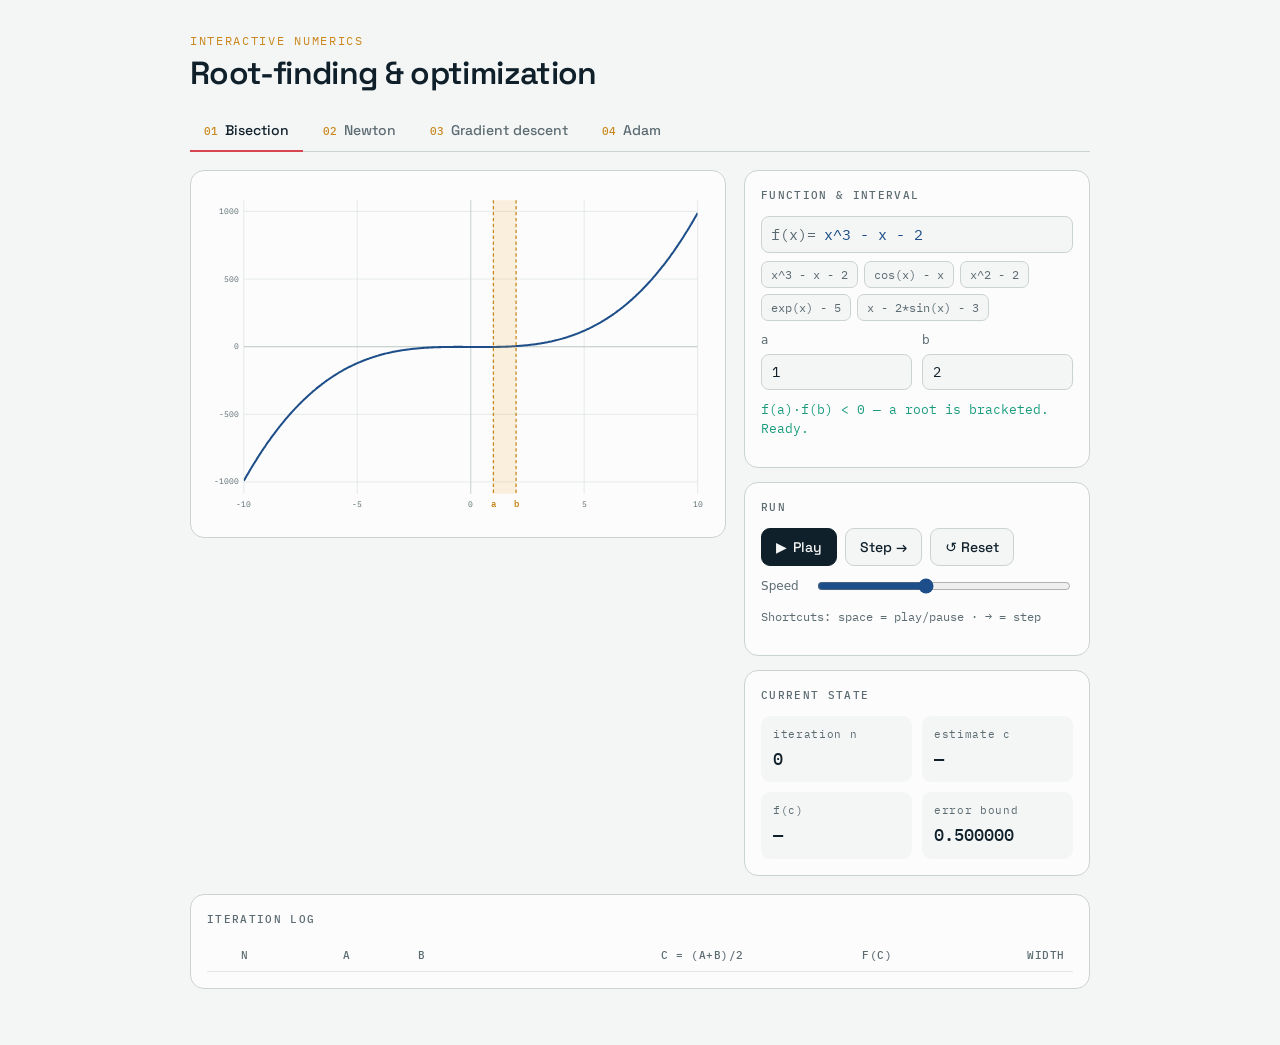
<file: animation.html>
<!DOCTYPE html>
<html lang="en">
<head>
<meta charset="utf-8">
<meta name="viewport" content="width=device-width, initial-scale=1">
<title>Numerical methods · interactive</title>
<link rel="preconnect" href="https://fonts.googleapis.com">
<link rel="preconnect" href="https://fonts.gstatic.com" crossorigin>
<link href="https://fonts.googleapis.com/css2?family=Space+Grotesk:wght@400;500;600&family=IBM+Plex+Mono:wght@400;500&display=swap" rel="stylesheet">
<style>
  :root{
    --paper:#F4F6F5; --ink:#10202B; --muted:#5C6B72;
    --grid:#E1E6E4; --line:#CBD3D1;
    --curve:#1D4E89; --accent:#D64550; --accent-soft:#E88A90;
    --band:#E8A93C; --band-line:#C9871E;
    --keep:#1B9C7E; --card:#FBFCFB;
    --disp:'Space Grotesk',system-ui,sans-serif;
    --body:system-ui,-apple-system,'Segoe UI',sans-serif;
    --mono:'IBM Plex Mono',ui-monospace,monospace;
  }
  *{box-sizing:border-box}
  body{margin:0; background:var(--paper); color:var(--ink); font-family:var(--body); line-height:1.55; -webkit-font-smoothing:antialiased}
  .wrap{max-width:940px; margin:0 auto; padding:32px 20px 56px}
  header{margin-bottom:20px}
  .eyebrow{font-family:var(--mono); font-size:12px; letter-spacing:.14em; text-transform:uppercase; color:var(--band-line); margin:0 0 6px}
  h1{font-family:var(--disp); font-weight:600; font-size:32px; letter-spacing:-.02em; margin:0 0 8px; line-height:1.05}
  h1 span{color:var(--muted); font-weight:400}
  .lede{color:var(--muted); font-size:15px; max-width:66ch; margin:0}

  /* tabs */
  .tabs{display:flex; gap:6px; flex-wrap:wrap; margin:22px 0 18px; border-bottom:0.5px solid var(--line); padding-bottom:0}
  .tab{
    font-family:var(--disp); font-size:14px; font-weight:500; color:var(--muted);
    background:transparent; border:0; border-bottom:2px solid transparent;
    padding:9px 14px 11px; cursor:pointer; transition:color .12s,border-color .12s; margin-bottom:-1px;
  }
  .tab:hover{color:var(--ink)}
  .tab.active{color:var(--ink); border-bottom-color:var(--accent)}
  .tab .n{font-family:var(--mono); font-size:11px; color:var(--band-line); margin-right:7px}

  .view{display:none}
  .view.active{display:block}

  .grid{display:grid; grid-template-columns:1.55fr 1fr; gap:18px; align-items:start}
  @media(max-width:720px){ .grid{grid-template-columns:1fr} }

  .plot-card{background:var(--card); border:0.5px solid var(--line); border-radius:14px; padding:14px; overflow:hidden}
  svg{display:block; width:100%; height:auto}

  .panel{display:flex; flex-direction:column; gap:14px}
  .block{background:var(--card); border:0.5px solid var(--line); border-radius:14px; padding:16px}
  .block h2{font-family:var(--mono); font-size:11px; letter-spacing:.12em; text-transform:uppercase; color:var(--muted); font-weight:500; margin:0 0 12px}
  .fx-note{font-size:12.5px; color:var(--muted); margin:0 0 8px; min-height:1em}
  label.small{font-size:12px; color:var(--muted); display:block; margin-bottom:4px}

  input[type=text],input[type=number]{
    font-family:var(--mono); font-size:14px; color:var(--ink);
    background:var(--paper); border:0.5px solid var(--line);
    border-radius:8px; padding:8px 10px; width:100%;
  }
  input.fx{font-size:15px; color:var(--curve)}
  input[type=text]:focus,input[type=number]:focus{outline:2px solid var(--curve); outline-offset:1px}
  .fx-wrap{position:relative}
  .fx-prefix{position:absolute; left:10px; top:50%; transform:translateY(-50%); font-family:var(--mono); font-size:15px; color:var(--muted); pointer-events:none}
  input.fx{padding-left:62px}

  .chips{display:flex; gap:6px; flex-wrap:wrap; margin-top:8px}
  .chip{font-family:var(--mono); font-size:12px; color:var(--muted); background:var(--paper); border:0.5px solid var(--line); border-radius:7px; padding:5px 9px; cursor:pointer; transition:background .12s,color .12s}
  .chip:hover{background:#EAEEEC; color:var(--ink)}

  .ab{display:flex; gap:10px; margin-top:10px}
  .ab>div{flex:1}
  .row1{margin-top:10px}

  .msg{font-size:12.5px; margin-top:10px; min-height:1.2em; color:var(--muted); font-family:var(--mono)}
  .msg.ok{color:var(--keep)} .msg.bad{color:var(--accent)}

  /* learning-rate block — quiet, matches surrounding type */
  .eta-head{display:flex; align-items:baseline; justify-content:space-between; margin-bottom:8px}
  .eta-head .lab{font-family:var(--mono); font-size:11px; letter-spacing:.12em; text-transform:uppercase; color:var(--muted)}
  .eta-val{font-family:var(--mono); font-size:15px; font-weight:500; color:var(--ink)}
  input[type=range].eta{width:100%; accent-color:var(--accent)}
  .eta-scale{display:flex; justify-content:space-between; font-family:var(--mono); font-size:10.5px; color:var(--muted); margin-top:5px}

  .controls{display:flex; gap:8px; flex-wrap:wrap}
  button.act{font-family:var(--disp); font-size:14px; font-weight:500; color:var(--ink); background:var(--paper); border:0.5px solid var(--line); border-radius:9px; padding:9px 14px; cursor:pointer; display:inline-flex; align-items:center; gap:6px; transition:background .12s,transform .06s}
  button.act:hover{background:#EAEEEC} button.act:active{transform:scale(.97)}
  button.act.primary{background:var(--ink); color:var(--paper); border-color:var(--ink)}
  button.act.primary:hover{background:#233541}
  button.act:disabled{opacity:.4; cursor:not-allowed}

  .speed{display:flex; align-items:center; gap:10px; margin-top:10px}
  .speed label{font-size:12px; color:var(--muted); min-width:44px}
  .speed input{flex:1; accent-color:var(--curve)}

  .stats{display:grid; grid-template-columns:1fr 1fr; gap:10px}
  .stat{background:var(--paper); border-radius:9px; padding:10px 12px}
  .stat .k{font-size:11px; color:var(--muted); font-family:var(--mono); letter-spacing:.06em}
  .stat .v{font-family:var(--mono); font-size:17px; font-weight:500; margin-top:3px}
  .stat .v.keep{color:var(--keep)} .stat .v.bad{color:var(--accent)}

  .log-card{margin-top:18px}
  table{width:100%; border-collapse:collapse; font-family:var(--mono); font-size:12.5px}
  th,td{text-align:right; padding:7px 8px; border-bottom:0.5px solid var(--grid)}
  th{color:var(--muted); font-weight:500; font-size:11px; letter-spacing:.05em; text-transform:uppercase}
  th:first-child,td:first-child{text-align:center; color:var(--muted)}
  td.hl{color:var(--accent)} td.hl2{color:var(--band-line)}
  tbody tr:last-child td{font-weight:500}
  tbody tr.converged td{color:var(--keep)}
  .tbl-scroll{max-height:260px; overflow:auto}

  .hint{font-size:12px; color:var(--muted); margin-top:12px; font-family:var(--mono)}
  .syntax{font-size:11.5px; color:var(--muted); margin-top:9px; font-family:var(--mono); line-height:1.7}
  @media(prefers-reduced-motion:reduce){ *{transition:none!important} }
</style>
</head>
<body>
<div class="wrap">
  <header>
    <p class="eyebrow">interactive numerics</p>
    <h1>Root-finding &amp; optimization</h1>
  </header>

  <div class="tabs" id="tabs">
    <button class="tab active" data-t="bi"><span class="n">01</span>Bisection</button>
    <button class="tab" data-t="nw"><span class="n">02</span>Newton</button>
    <button class="tab" data-t="gd"><span class="n">03</span>Gradient descent</button>
    <button class="tab" data-t="ad"><span class="n">04</span>Adam</button>
  </div>

  <!-- ===================== BISECTION ===================== -->
  <section class="view active" id="view-bi">
    <div class="grid">
      <div class="plot-card">
        <svg viewBox="0 0 600 400" role="img" aria-label="Bisection interval narrowing toward a root">
          <defs><clipPath id="clip-bi"><rect x="46" y="18" width="538" height="348"/></clipPath></defs>
          <g id="bi-static"></g><g id="bi-dyn"></g>
        </svg>
      </div>
      <div class="panel">
        <div class="block">
          <h2>Function &amp; interval</h2>
          <div class="fx-wrap"><span class="fx-prefix">f(x)=</span><input class="fx" id="bi-fx" type="text" value="x^3 - x - 2"></div>
          <div class="chips" id="bi-chips"></div>
          <div class="ab">
            <div><label class="small">a</label><input id="bi-a" type="number" step="0.1" value="1"></div>
            <div><label class="small">b</label><input id="bi-b" type="number" step="0.1" value="2"></div>
          </div>
          <p class="msg" id="bi-msg"></p>
        </div>
        <div class="block">
          <h2>Run</h2>
          <div class="controls">
            <button class="act primary" id="bi-play"><span class="pi">▶</span> <span class="pt">Play</span></button>
            <button class="act" id="bi-step">Step →</button>
            <button class="act" id="bi-reset">↺ Reset</button>
          </div>
          <div class="speed"><label>Speed</label><input type="range" min="180" max="1400" value="700" step="20" id="bi-speed"></div>
          <p class="hint">Shortcuts: space = play/pause · → = step</p>
        </div>
        <div class="block">
          <h2>Current state</h2>
          <div class="stats">
            <div class="stat"><div class="k">iteration n</div><div class="v" id="bi-sN">0</div></div>
            <div class="stat"><div class="k">estimate c</div><div class="v" id="bi-sC">—</div></div>
            <div class="stat"><div class="k">f(c)</div><div class="v" id="bi-sFc">—</div></div>
            <div class="stat"><div class="k">error bound</div><div class="v" id="bi-sErr">—</div></div>
          </div>
        </div>
      </div>
    </div>
    <div class="block log-card">
      <h2>Iteration log</h2>
      <div class="tbl-scroll"><table>
        <thead><tr><th>n</th><th>a</th><th>b</th><th>c = (a+b)/2</th><th>f(c)</th><th>width</th></tr></thead>
        <tbody id="bi-log"></tbody>
      </table></div>
    </div>
  </section>

  <!-- ===================== NEWTON ===================== -->
  <section class="view" id="view-nw">
    <div class="grid">
      <div class="plot-card">
        <svg viewBox="0 0 600 400" role="img" aria-label="Newton tangent steps toward a root">
          <defs><clipPath id="clip-nw"><rect x="46" y="18" width="538" height="348"/></clipPath></defs>
          <g id="nw-static"></g><g id="nw-dyn"></g>
        </svg>
      </div>
      <div class="panel">
        <div class="block">
          <h2>Function &amp; start point</h2>
          <div class="fx-wrap"><span class="fx-prefix">f(x)=</span><input class="fx" id="nw-fx" type="text" value="x^2 - 2"></div>
          <div class="chips" id="nw-chips"></div>
          <div class="row1"><label class="small">start x₀</label><input id="nw-x0" type="number" step="0.1" value="4"></div>
          <p class="msg" id="nw-msg"></p>
        </div>
        <div class="block">
          <h2>Run</h2>
          <div class="controls">
            <button class="act primary" id="nw-play"><span class="pi">▶</span> <span class="pt">Play</span></button>
            <button class="act" id="nw-step">Step →</button>
            <button class="act" id="nw-reset">↺ Reset</button>
          </div>
          <div class="speed"><label>Speed</label><input type="range" min="180" max="1400" value="720" step="20" id="nw-speed"></div>
          <p class="hint">Shortcuts: space = play/pause · → = step</p>
        </div>
        <div class="block">
          <h2>Current state</h2>
          <div class="stats">
            <div class="stat"><div class="k">iteration n</div><div class="v" id="nw-sN">0</div></div>
            <div class="stat"><div class="k">estimate xₙ</div><div class="v" id="nw-sX">—</div></div>
            <div class="stat"><div class="k">f(xₙ)</div><div class="v" id="nw-sFx">—</div></div>
            <div class="stat"><div class="k">step |Δx|</div><div class="v" id="nw-sDx">—</div></div>
          </div>
        </div>
      </div>
    </div>
    <div class="block log-card">
      <h2>Iteration log</h2>
      <div class="tbl-scroll"><table>
        <thead><tr><th>n</th><th>xₙ</th><th>f(xₙ)</th><th>f′(xₙ)</th><th>xₙ₊₁</th><th>|Δx|</th></tr></thead>
        <tbody id="nw-log"></tbody>
      </table></div>
    </div>
  </section>

  <!-- ===================== GRADIENT DESCENT ===================== -->
  <section class="view" id="view-gd">
    <div class="grid">
      <div class="plot-card">
        <svg viewBox="0 0 600 400" role="img" aria-label="Gradient descent steps rolling down a curve">
          <defs>
            <clipPath id="clip-gd"><rect x="46" y="18" width="538" height="348"/></clipPath>
            <marker id="ah-gd" viewBox="0 0 10 10" refX="8" refY="5" markerWidth="7" markerHeight="7" orient="auto-start-reverse">
              <path d="M1 1L8 5L1 9" fill="none" stroke="var(--accent)" stroke-width="1.6" stroke-linecap="round" stroke-linejoin="round"/>
            </marker>
          </defs>
          <g id="gd-static"></g><g id="gd-dyn"></g>
        </svg>
      </div>
      <div class="panel">
        <div class="block">
          <div class="eta-head"><span class="lab">learning rate</span><span class="eta-val" id="gd-etaVal">η = 0.10</span></div>
          <input type="range" class="eta" min="0.01" max="1.20" value="0.10" step="0.01" id="gd-eta">
          <div class="eta-scale"><span>0.01</span><span>tiny · steady · overshoot · diverge</span><span>1.20</span></div>
        </div>
        <div class="block">
          <h2>Function &amp; start</h2>
          <div class="fx-wrap"><span class="fx-prefix">f(x)=</span><input class="fx" id="gd-fx" type="text" value="x^2"></div>
          <div class="chips" id="gd-chips"></div>
          <div class="row1"><label class="small">start x₀</label><input id="gd-x0" type="number" step="0.1" value="8"></div>
          <p class="msg" id="gd-msg"></p>
        </div>
        <div class="block">
          <h2>Run</h2>
          <div class="controls">
            <button class="act primary" id="gd-play"><span class="pi">▶</span> <span class="pt">Play</span></button>
            <button class="act" id="gd-step">Step →</button>
            <button class="act" id="gd-reset">↺ Reset</button>
          </div>
          <div class="speed"><label>Speed</label><input type="range" min="180" max="1400" value="720" step="20" id="gd-speed"></div>
          <p class="hint">Shortcuts: space = play/pause · → = step</p>
        </div>
        <div class="block">
          <h2>Current state</h2>
          <div class="stats">
            <div class="stat"><div class="k">iteration n</div><div class="v" id="gd-sN">0</div></div>
            <div class="stat"><div class="k">position xₙ</div><div class="v" id="gd-sX">—</div></div>
            <div class="stat"><div class="k">f(xₙ)</div><div class="v" id="gd-sFx">—</div></div>
            <div class="stat"><div class="k">slope f′(xₙ)</div><div class="v" id="gd-sG">—</div></div>
          </div>
        </div>
      </div>
    </div>
    <div class="block log-card">
      <h2>Iteration log</h2>
      <div class="tbl-scroll"><table>
        <thead><tr><th>n</th><th>xₙ</th><th>f(xₙ)</th><th>f′(xₙ)</th><th>−η·f′</th><th>xₙ₊₁</th></tr></thead>
        <tbody id="gd-log"></tbody>
      </table></div>
    </div>
  </section>

  <!-- ===================== ADAM ===================== -->
  <section class="view" id="view-ad">
    <div class="grid">
      <div class="plot-card">
        <svg viewBox="0 0 600 400" role="img" aria-label="Adam optimizer steps down a curve">
          <defs>
            <clipPath id="clip-ad"><rect x="46" y="18" width="538" height="348"/></clipPath>
            <marker id="ah-ad" viewBox="0 0 10 10" refX="8" refY="5" markerWidth="7" markerHeight="7" orient="auto-start-reverse">
              <path d="M1 1L8 5L1 9" fill="none" stroke="var(--accent)" stroke-width="1.6" stroke-linecap="round" stroke-linejoin="round"/>
            </marker>
          </defs>
          <g id="ad-static"></g><g id="ad-dyn"></g>
        </svg>
      </div>
      <div class="panel">
        <div class="block">
          <div class="eta-head"><span class="lab">learning rate</span><span class="eta-val" id="ad-etaVal">η = 0.60</span></div>
          <input type="range" class="eta" min="0.02" max="2.00" value="0.60" step="0.02" id="ad-eta">
          <div class="eta-scale"><span>0.02</span><span>adaptive step, momentum-smoothed</span><span>2.00</span></div>
        </div>
        <div class="block">
          <h2>Function &amp; start</h2>
          <div class="fx-wrap"><span class="fx-prefix">f(x)=</span><input class="fx" id="ad-fx" type="text" value="x^2 + 3*sin(2*x)"></div>
          <div class="chips" id="ad-chips"></div>
          <div class="row1"><label class="small">start x₀</label><input id="ad-x0" type="number" step="0.1" value="8"></div>
          <div class="ab">
            <div><label class="small">β₁ (momentum)</label><input id="ad-b1" type="number" step="0.01" min="0" max="0.999" value="0.9"></div>
            <div><label class="small">β₂ (rmsprop)</label><input id="ad-b2" type="number" step="0.001" min="0" max="0.99999" value="0.999"></div>
          </div>
          <p class="msg" id="ad-msg"></p>
        </div>
        <div class="block">
          <h2>Run</h2>
          <div class="controls">
            <button class="act primary" id="ad-play"><span class="pi">▶</span> <span class="pt">Play</span></button>
            <button class="act" id="ad-step">Step →</button>
            <button class="act" id="ad-reset">↺ Reset</button>
          </div>
          <div class="speed"><label>Speed</label><input type="range" min="180" max="1400" value="760" step="20" id="ad-speed"></div>
          <p class="hint">Shortcuts: space = play/pause · → = step</p>
        </div>
        <div class="block">
          <h2>Current state</h2>
          <div class="stats">
            <div class="stat"><div class="k">iteration t</div><div class="v" id="ad-sN">0</div></div>
            <div class="stat"><div class="k">position xₜ</div><div class="v" id="ad-sX">—</div></div>
            <div class="stat"><div class="k">m̂ (1st moment)</div><div class="v" id="ad-sM">—</div></div>
            <div class="stat"><div class="k">v̂ (2nd moment)</div><div class="v" id="ad-sV">—</div></div>
          </div>
        </div>
      </div>
    </div>
    <div class="block log-card">
      <h2>Iteration log</h2>
      <div class="tbl-scroll"><table>
        <thead><tr><th>t</th><th>xₜ</th><th>g = f′</th><th>m̂</th><th>√v̂</th><th>Δx</th><th>xₜ₊₁</th></tr></thead>
        <tbody id="ad-log"></tbody>
      </table></div>
    </div>
  </section>
</div>

<script>
(function(){
  "use strict";
  var $ = function(id){ return document.getElementById(id); };
  var RUNNERS = {};

  /* ---------- safe expression parser (recursive descent, no eval) ---------- */
  var FN1 = {
    sin:Math.sin, cos:Math.cos, tan:Math.tan,
    asin:Math.asin, acos:Math.acos, atan:Math.atan,
    sinh:Math.sinh, cosh:Math.cosh, tanh:Math.tanh,
    exp:Math.exp, sqrt:Math.sqrt, abs:Math.abs,
    log:Math.log, ln:Math.log, log10:function(x){return Math.log(x)/Math.LN10;},
    log2:function(x){return Math.log(x)/Math.LN2;},
    sign:Math.sign, floor:Math.floor, ceil:Math.ceil, round:Math.round
  };
  var CONST = { pi:Math.PI, e:Math.E, tau:2*Math.PI };

  function tokenize(src){
    var s = src.toLowerCase().replace(/\s+/g,'');
    var toks = [], i = 0, re = /^(\d+\.?\d*|\.\d+)/;
    while(i < s.length){
      var c = s[i];
      if(re.test(s.slice(i))){ var m = s.slice(i).match(re)[0]; toks.push({t:'num',v:parseFloat(m)}); i += m.length; }
      else if(/[a-z_]/.test(c)){ var j=i+1; while(j<s.length && /[a-z0-9_]/.test(s[j])) j++; toks.push({t:'id',v:s.slice(i,j)}); i=j; }
      else if('+-*/^(),'.indexOf(c) >= 0){ toks.push({t:'op',v:c}); i++; }
      else throw new Error('bad char "'+c+'"');
    }
    return toks;
  }

  // Grammar:  expr  = term (('+'|'-') term)*
  //           term  = unary (('*'|'/') unary)*
  //           unary = ('-'|'+') unary | power
  //           power = atom ('^' unary)?          // right-assoc; exponent binds tighter than unary minus
  //           atom  = num | const | func '(' expr ')' | '(' expr ')' | 'x'
  function parse(src){
    var toks = tokenize(src), pos = 0;
    function peek(){ return toks[pos]; }
    function eat(v){ var t=toks[pos]; if(!t || (v && t.v!==v)) throw new Error('expected '+(v||'token')); pos++; return t; }

    function expr(){
      var node = term();
      while(peek() && peek().t==='op' && (peek().v==='+'||peek().v==='-')){
        var op = eat().v, r = term(); node = mk(op, node, r);
      }
      return node;
    }
    function term(){
      var node = unary();
      while(peek() && peek().t==='op' && (peek().v==='*'||peek().v==='/')){
        var op = eat().v, r = unary(); node = mk(op, node, r);
      }
      return node;
    }
    function unary(){
      if(peek() && peek().t==='op' && (peek().v==='-'||peek().v==='+')){
        var op = eat().v, u = unary();
        return op==='-' ? (function(f){return function(x){return -f(x);};})(u) : u;
      }
      return power();
    }
    function power(){
      var base = atom();
      if(peek() && peek().t==='op' && peek().v==='^'){ eat('^'); var e = unary(); return mk('^', base, e); }
      return base;
    }
    function atom(){
      var t = peek();
      if(!t) throw new Error('unexpected end');
      if(t.t==='num'){ eat(); var v=t.v; return function(){return v;}; }
      if(t.t==='op' && t.v==='('){ eat('('); var e=expr(); eat(')'); return e; }
      if(t.t==='id'){
        eat();
        var name = t.v;
        if(peek() && peek().t==='op' && peek().v==='('){
          eat('('); var arg = expr(); eat(')');
          var fn = FN1[name];
          if(!fn) throw new Error('unknown function '+name);
          return function(x){ return fn(arg(x)); };
        }
        if(name==='x') return function(x){ return x; };
        if(name in CONST){ var cv=CONST[name]; return function(){return cv;}; }
        throw new Error('unknown symbol '+name);
      }
      throw new Error('unexpected '+t.v);
    }
    function mk(op, a, b){
      switch(op){
        case '+': return function(x){return a(x)+b(x);};
        case '-': return function(x){return a(x)-b(x);};
        case '*': return function(x){return a(x)*b(x);};
        case '/': return function(x){return a(x)/b(x);};
        case '^': return function(x){return Math.pow(a(x),b(x));};
      }
    }
    var root = expr();
    if(pos !== toks.length) throw new Error('trailing input');
    return root;
  }

  function compile(src){
    try{
      var f = parse(src);
      // smoke-test at a few points
      var ok = false;
      for(var k=-3;k<=3;k++){ if(isFinite(f(k+0.13))){ ok=true; break; } }
      if(!ok) return null;
      return f;
    }catch(e){ return null; }
  }
  // central-difference derivative (works for any user function)
  function deriv(f, x){
    var h = 1e-5 * (1 + Math.abs(x));
    return (f(x+h) - f(x-h)) / (2*h);
  }

  /* ---------- shared plotting geometry (x fixed to [-10,10]) ---------- */
  var W=600, H=400, M={l:46,r:16,t:18,b:34};
  var PL=M.l, PR=W-M.r, PT=M.t, PB=H-M.b, PW=PR-PL, PH=PB-PT;
  var XMIN=-10, XMAX=10;
  var reduced = window.matchMedia('(prefers-reduced-motion:reduce)').matches;

  function fmt(v,d){
    if(!isFinite(v)) return "—";
    var a=Math.abs(v);
    if(a!==0 && (a>=1e5 || a<1e-4)) return v.toExponential(3);
    return v.toFixed(d===undefined?5:d);
  }
  function niceStep(r){ var raw=r/6, mag=Math.pow(10,Math.floor(Math.log10(raw))), n=raw/mag; return (n<1.5?1:n<3?2:n<7?5:10)*mag; }
  function quantile(sorted, q){
    if(!sorted.length) return 0;
    var p=(sorted.length-1)*q, lo=Math.floor(p), hi=Math.ceil(p);
    if(lo===hi) return sorted[lo];
    return sorted[lo]+(sorted[hi]-sorted[lo])*(p-lo);
  }
  // robust y-range on [-10,10]; always include the given anchor points and 0
  function yRange(f, anchors){
    var ys=[];
    for(var i=0;i<=400;i++){ var x=XMIN+(XMAX-XMIN)*i/400, y=f(x); if(isFinite(y)) ys.push(y); }
    ys.sort(function(a,b){return a-b;});
    var lo=quantile(ys,0.02), hi=quantile(ys,0.98);
    (anchors||[]).forEach(function(a){ if(isFinite(a)){ if(a<lo)lo=a; if(a>hi)hi=a; } });
    if(lo>0) lo=0; if(hi<0) hi=0;
    if(hi-lo < 1e-6){ lo-=1; hi+=1; }
    var m=0.12*(hi-lo); return {ymin:lo-m, ymax:hi+m};
  }

  /* ---------- a plotter bound to one method's <g> elements & view ---------- */
  function makePlot(prefix, clipId){
    var gStatic=$(prefix+'-static'), gDyn=$(prefix+'-dyn');
    var view={ymin:-1,ymax:1};
    function SX(x){ return PL+(x-XMIN)/(XMAX-XMIN)*PW; }
    function SY(y){ return PB-(y-view.ymin)/(view.ymax-view.ymin)*PH; }
    function cx(p){ return Math.max(PL,Math.min(PR,p)); }
    function cy(p){ return Math.max(PT,Math.min(PB,p)); }
    function setView(r){ view.ymin=r.ymin; view.ymax=r.ymax; }
    function drawStatic(f){
      var s='', xs=niceStep(XMAX-XMIN), ys=niceStep(view.ymax-view.ymin);
      for(var gx=Math.ceil(XMIN/xs)*xs; gx<=XMAX+1e-9; gx+=xs){
        var X=SX(gx);
        s+='<line x1="'+X.toFixed(1)+'" y1="'+PT+'" x2="'+X.toFixed(1)+'" y2="'+PB+'" stroke="var(--grid)" stroke-width="1"/>';
        s+='<text x="'+X.toFixed(1)+'" y="'+(PB+16)+'" fill="var(--muted)" font-size="10" font-family="var(--mono)" text-anchor="middle">'+(+gx.toFixed(2))+'</text>';
      }
      for(var gy=Math.ceil(view.ymin/ys)*ys; gy<=view.ymax+1e-9; gy+=ys){
        var Y=SY(gy);
        s+='<line x1="'+PL+'" y1="'+Y.toFixed(1)+'" x2="'+PR+'" y2="'+Y.toFixed(1)+'" stroke="var(--grid)" stroke-width="1"/>';
        s+='<text x="'+(PL-6)+'" y="'+(Y+3).toFixed(1)+'" fill="var(--muted)" font-size="10" font-family="var(--mono)" text-anchor="end">'+(+gy.toFixed(2))+'</text>';
      }
      // axes
      var Y0=SY(0); s+='<line x1="'+PL+'" y1="'+Y0.toFixed(1)+'" x2="'+PR+'" y2="'+Y0.toFixed(1)+'" stroke="var(--line)" stroke-width="1.5"/>';
      var X0=SX(0); if(X0>=PL&&X0<=PR) s+='<line x1="'+X0.toFixed(1)+'" y1="'+PT+'" x2="'+X0.toFixed(1)+'" y2="'+PB+'" stroke="var(--line)" stroke-width="1"/>';
      // curve (segmented to avoid connecting across breaks)
      var pts=[], seg='';
      for(var i=0;i<=480;i++){
        var x=XMIN+(XMAX-XMIN)*i/480, y=f(x);
        if(isFinite(y) && y>view.ymin-8*(view.ymax-view.ymin) && y<view.ymax+8*(view.ymax-view.ymin)){
          seg += SX(x).toFixed(1)+','+Math.max(PT-80,Math.min(PB+80,SY(y))).toFixed(1)+' ';
        }else{ if(seg.trim()){ pts.push(seg.trim()); seg=''; } }
      }
      if(seg.trim()) pts.push(seg.trim());
      pts.forEach(function(p){ s+='<polyline points="'+p+'" fill="none" stroke="var(--curve)" stroke-width="2.4" stroke-linejoin="round" clip-path="url(#'+clipId+')"/>'; });
      gStatic.innerHTML=s;
    }
    return { SX:SX, SY:SY, cx:cx, cy:cy, setView:setView, drawStatic:drawStatic,
             dyn:function(html){ gDyn.innerHTML=html; }, view:view };
  }

  /* ---------- generic play/step runner ---------- */
  function makeRunner(o){
    // o: { prefix, doStep(cb), atEnd() -> bool, speedInput }
    var playing=false, timer=null;
    var play=$(o.prefix+'-play'), pi=play.querySelector('.pi'), pt=play.querySelector('.pt');
    function speed(){ return 1580 - parseInt($(o.prefix+'-speed').value,10); }
    function stop(){ playing=false; if(timer){clearTimeout(timer);timer=null;} pi.textContent='▶'; pt.textContent='Play'; }
    function loop(){
      if(!playing || o.atEnd()){ stop(); return; }
      o.doStep(function(){ if(playing && !o.atEnd()) timer=setTimeout(loop, Math.max(60, speed()*0.16)); else stop(); });
    }
    function toggle(){ if(o.atEnd()) return; if(playing) stop(); else{ playing=true; pi.textContent='❚❚'; pt.textContent='Pause'; loop(); } }
    return { speed:speed, stop:stop, toggle:toggle, isPlaying:function(){return playing;} };
  }
  function tween(dur, onUpdate, onDone, tokenRef){
    if(reduced){ onUpdate(1); if(onDone)onDone(); return; }
    var start=null, myTok=tokenRef.v;
    function frame(ts){
      if(myTok!==tokenRef.v) return;
      if(!start) start=ts;
      var p=Math.min(1,(ts-start)/dur); onUpdate(p);
      if(p<1) requestAnimationFrame(frame); else if(onDone) onDone();
    }
    requestAnimationFrame(frame);
  }

  function preset(prefix, list, onPick){
    var box=$(prefix+'-chips');
    list.forEach(function(expr){
      var b=document.createElement('button'); b.className='chip'; b.textContent=expr;
      b.addEventListener('click', function(){ $(prefix+'-fx').value=expr; onPick(); });
      box.appendChild(b);
    });
  }

  /* ============================================================
     BISECTION
     ============================================================ */
  (function(){
    var P='bi', plot=makePlot(P,'clip-'+P);
    var TOL=1e-7, MAXIT=45;
    var st={}, tok={v:0};

    function drawInterval(a,b,mid){
      var s='', xa=plot.SX(a), xb=plot.SX(b);
      s+='<rect x="'+xa.toFixed(1)+'" y="'+PT+'" width="'+(xb-xa).toFixed(1)+'" height="'+PH+'" fill="var(--band)" fill-opacity="0.16"/>';
      s+='<line x1="'+xa.toFixed(1)+'" y1="'+PT+'" x2="'+xa.toFixed(1)+'" y2="'+PB+'" stroke="var(--band-line)" stroke-width="1.5" stroke-dasharray="4 3"/>';
      s+='<line x1="'+xb.toFixed(1)+'" y1="'+PT+'" x2="'+xb.toFixed(1)+'" y2="'+PB+'" stroke="var(--band-line)" stroke-width="1.5" stroke-dasharray="4 3"/>';
      s+=tag(xa,'a')+tag(xb,'b');
      if(mid){
        var xc=plot.SX(mid.c), yc=plot.cy(plot.SY(st.f(mid.c))), op=mid.opacity===undefined?1:mid.opacity;
        s+='<line x1="'+xc.toFixed(1)+'" y1="'+PT+'" x2="'+xc.toFixed(1)+'" y2="'+PB+'" stroke="var(--accent)" stroke-width="1.5" opacity="'+op.toFixed(2)+'"/>';
        s+='<circle cx="'+xc.toFixed(1)+'" cy="'+yc.toFixed(1)+'" r="5" fill="var(--accent)" opacity="'+op.toFixed(2)+'"/>';
        s+='<circle cx="'+xc.toFixed(1)+'" cy="'+plot.SY(0).toFixed(1)+'" r="3" fill="var(--accent)" opacity="'+op.toFixed(2)+'"/>';
      }
      plot.dyn(s);
    }
    function tag(x,t){ return '<text x="'+x.toFixed(1)+'" y="'+(PB+16)+'" fill="var(--band-line)" font-size="11" font-weight="600" font-family="var(--mono)" text-anchor="middle">'+t+'</text>'; }

    function stats(){
      var c=(st.a+st.b)/2;
      $(P+'-sN').textContent=st.n;
      $(P+'-sC').textContent=st.n>0?fmt(c,6):'—';
      $(P+'-sFc').textContent=st.n>0?fmt(st.f(c),6):'—';
      $(P+'-sErr').textContent=fmt((st.b-st.a)/2,6);
      var cv=$(P+'-sC'), fv=$(P+'-sFc');
      cv.className='v'+(st.done?' keep':''); fv.className='v'+(st.done?' keep':'');
    }
    function logRow(n,a,b,c,fc,w,done){
      var tr=document.createElement('tr'); if(done)tr.className='converged';
      tr.innerHTML='<td>'+n+'</td><td>'+fmt(a,6)+'</td><td>'+fmt(b,6)+'</td><td>'+fmt(c,6)+'</td><td>'+fmt(fc,6)+'</td><td class="hl2">'+fmt(w,6)+'</td>';
      $(P+'-log').appendChild(tr); var sc=tr.closest('.tbl-scroll'); if(sc) sc.scrollTop=sc.scrollHeight;
    }
    function doStep(cb){
      if(st.done){ if(cb)cb(); return; }
      var a=st.a, b=st.b, c=(a+b)/2, fc=st.f(c), fa=st.f(a);
      var keptLeft=(fa*fc<=0), na=keptLeft?a:c, nb=keptLeft?c:b;
      st.n++; var width=nb-na;
      var done=(width/2<=TOL)||(Math.abs(fc)<1e-12)||st.n>=MAXIT;
      drawInterval(a,b,{c:c,opacity:1});
      var hold=reduced?0:Math.max(120, runner.speed()*0.35);
      setTimeout(function(){
        var myTok=tok.v;
        tween(Math.max(140, runner.speed()*0.5), function(p){
          var e=1-Math.pow(1-p,3), ca=a+(na-a)*e, cb2=b+(nb-b)*e;
          drawInterval(ca,cb2,{c:c,opacity:1-p});
        }, function(){
          if(myTok!==tok.v) return;
          st.a=na; st.b=nb; st.done=done; drawInterval(na,nb,null); stats(); logRow(st.n,na,nb,c,fc,width,done);
          if(done) finish();
          if(cb) cb();
        }, tok);
      }, hold);
    }
    function finish(){ runner.stop(); var c=(st.a+st.b)/2; $(P+'-msg').textContent='Converged · root ≈ '+fmt(c,6); $(P+'-msg').className='msg ok'; $(P+'-step').disabled=true; $(P+'-play').disabled=true; }

    function reset(){
      tok.v++; runner.stop();
      var src=$(P+'-fx').value, f=compile(src);
      $(P+'-log').innerHTML='';
      $(P+'-step').disabled=false; $(P+'-play').disabled=false;
      if(!f){ $(P+'-msg').textContent='Cannot read that function. Check the syntax.'; $(P+'-msg').className='msg bad'; plot.dyn(''); plot.setView(yRange(function(){return 0;},[])); plot.drawStatic(function(){return 0;}); return; }
      st.f=f;
      var a=parseFloat($(P+'-a').value), b=parseFloat($(P+'-b').value);
      if(a>b){ var t=a; a=b; b=t; $(P+'-a').value=a; $(P+'-b').value=b; }
      plot.setView(yRange(f,[f(a),f(b),0])); plot.drawStatic(f);
      if(!(isFinite(a)&&isFinite(b)&&a<b)){ $(P+'-msg').textContent='Enter an interval with a < b.'; $(P+'-msg').className='msg'; plot.dyn(''); return; }
      var fa=f(a), fb=f(b);
      if(!(isFinite(fa)&&isFinite(fb))){ $(P+'-msg').textContent='f is undefined at an endpoint.'; $(P+'-msg').className='msg bad'; $(P+'-step').disabled=true; $(P+'-play').disabled=true; drawInterval(a,b,null); return; }
      if(fa*fb>0){ $(P+'-msg').textContent='f(a)·f(b) > 0 — no sign change, root not bracketed.'; $(P+'-msg').className='msg'; $(P+'-step').disabled=true; $(P+'-play').disabled=true; drawInterval(a,b,null); return; }
      $(P+'-msg').textContent='f(a)·f(b) < 0 — a root is bracketed. Ready.'; $(P+'-msg').className='msg ok';
      st.a=a; st.b=b; st.n=0; st.done=false; drawInterval(a,b,null); stats();
    }
    var runner=makeRunner({prefix:P, doStep:doStep, atEnd:function(){return st.done;}});

    preset(P, ['x^3 - x - 2','cos(x) - x','x^2 - 2','exp(x) - 5','x - 2*sin(x) - 3'], reset);
    $(P+'-fx').addEventListener('change', reset);
    $(P+'-a').addEventListener('change', reset);
    $(P+'-b').addEventListener('change', reset);
    $(P+'-step').addEventListener('click', function(){ if(!runner.isPlaying()) doStep(); });
    $(P+'-play').addEventListener('click', runner.toggle);
    $(P+'-reset').addEventListener('click', reset);
    RUNNERS.bi={runner:runner, doStep:doStep, isEnd:function(){return st.done;}};
    reset();
  })();

  /* ============================================================
     NEWTON
     ============================================================ */
  (function(){
    var P='nw', plot=makePlot(P,'clip-'+P);
    var TOL=1e-10, MAXIT=25, DIVERGE=1e7;
    var st={}, tok={v:0};

    function base(xn){
      var f=st.f(xn), X=plot.SX(xn), Yc=plot.SY(f), Y0=plot.SY(0);
      var s='';
      s+='<line x1="'+plot.cx(X).toFixed(1)+'" y1="'+plot.cy(Y0).toFixed(1)+'" x2="'+plot.cx(X).toFixed(1)+'" y2="'+plot.cy(Yc).toFixed(1)+'" stroke="var(--muted)" stroke-width="1" stroke-dasharray="3 3"/>';
      s+='<circle cx="'+plot.cx(X).toFixed(1)+'" cy="'+plot.cy(Yc).toFixed(1)+'" r="4.5" fill="var(--ink)"/>';
      s+='<circle cx="'+plot.cx(X).toFixed(1)+'" cy="'+Y0.toFixed(1)+'" r="3" fill="var(--ink)"/>';
      s+='<text x="'+plot.cx(X).toFixed(1)+'" y="'+(Y0+15).toFixed(1)+'" fill="var(--ink)" font-size="11" font-family="var(--mono)" text-anchor="middle">x'+st.n+'</text>';
      return s;
    }
    function tangent(xn,op){
      var f=st.f(xn), fp=deriv(st.f,xn);
      var yl=f+fp*(XMIN-xn), yr=f+fp*(XMAX-xn);
      return '<line x1="'+plot.SX(XMIN).toFixed(1)+'" y1="'+plot.SY(yl).toFixed(1)+'" x2="'+plot.SX(XMAX).toFixed(1)+'" y2="'+plot.SY(yr).toFixed(1)+'" stroke="var(--accent)" stroke-width="1.8" opacity="'+op.toFixed(2)+'" clip-path="url(#clip-'+P+')"/>';
    }
    function slider(x,y){ return '<circle cx="'+plot.cx(plot.SX(x)).toFixed(1)+'" cy="'+plot.cy(plot.SY(y)).toFixed(1)+'" r="5.5" fill="var(--accent)"/>'; }
    function landing(xn){ return '<circle cx="'+plot.cx(plot.SX(xn)).toFixed(1)+'" cy="'+plot.SY(0).toFixed(1)+'" r="4.5" fill="var(--accent)"/>'; }

    function stats(){
      $(P+'-sN').textContent=st.n;
      $(P+'-sX').textContent=fmt(st.x,6);
      $(P+'-sFx').textContent=fmt(st.f(st.x),6);
      $(P+'-sDx').textContent=st.lastDx===undefined?'—':fmt(st.lastDx,6);
      var xv=$(P+'-sX'), fv=$(P+'-sFx');
      xv.className='v'+(st.done&&st.conv?' keep':st.div?' bad':''); fv.className='v'+(st.done&&st.conv?' keep':'');
    }
    function logRow(n,xn,f,fp,xn1,dx,conv){
      var tr=document.createElement('tr'); if(conv)tr.className='converged';
      tr.innerHTML='<td>'+n+'</td><td>'+fmt(xn,6)+'</td><td>'+fmt(f,6)+'</td><td>'+fmt(fp,6)+'</td><td>'+fmt(xn1,6)+'</td><td class="hl">'+fmt(dx,6)+'</td>';
      $(P+'-log').appendChild(tr); var sc=tr.closest('.tbl-scroll'); if(sc) sc.scrollTop=sc.scrollHeight;
    }
    function doStep(cb){
      if(st.done){ if(cb)cb(); return; }
      var xn=st.x, f=st.f(xn), fp=deriv(st.f,xn);
      if(Math.abs(fp)<1e-12){ $(P+'-msg').textContent="f′(xₙ) ≈ 0 — flat tangent, Newton stalls."; $(P+'-msg').className='msg bad'; st.done=true; ends(); if(cb)cb(); return; }
      var xn1=xn-f/fp, dx=Math.abs(xn1-xn);
      st.n++;
      var div=Math.abs(xn1)>DIVERGE || !isFinite(xn1);
      var conv=(dx<=TOL*(1+Math.abs(xn1)))||Math.abs(st.f(xn1))<1e-12;
      var done=conv||div||st.n>=MAXIT;
      var hold=reduced?0:Math.max(120, runner.speed()*0.30);
      plot.dyn(base(xn)+tangent(xn,0));
      tween(Math.max(120, runner.speed()*0.28), function(p){ plot.dyn(base(xn)+tangent(xn,0.35*p)); }, function(){
        setTimeout(function(){
          var myTok=tok.v;
          tween(Math.max(160, runner.speed()*0.55), function(p){
            var x=xn+(xn1-xn)*p, y=f*(1-p); plot.dyn(base(xn)+tangent(xn,0.35)+slider(x,y));
          }, function(){
            if(myTok!==tok.v) return;
            st.x=xn1; st.lastDx=dx; st.done=done; st.conv=conv; st.div=div;
            plot.dyn(landing(xn1)+base(xn1)); stats(); logRow(st.n,xn,f,fp,xn1,dx,conv);
            if(done) finish(conv,div);
            if(cb) cb();
          }, tok);
        }, hold);
      }, tok);
    }
    function finish(conv,div){
      runner.stop();
      if(conv){ $(P+'-msg').textContent='Converged · root ≈ '+fmt(st.x,6); $(P+'-msg').className='msg ok'; }
      else if(div){ $(P+'-msg').textContent='Diverging — |xₙ| blew up. Try a start nearer a root.'; $(P+'-msg').className='msg bad'; }
      else{ $(P+'-msg').textContent='No convergence in '+MAXIT+' steps (it may be cycling).'; $(P+'-msg').className='msg bad'; }
      ends();
    }
    function ends(){ $(P+'-step').disabled=true; $(P+'-play').disabled=true; }

    function reset(){
      tok.v++; runner.stop();
      var f=compile($(P+'-fx').value);
      $(P+'-log').innerHTML=''; $(P+'-step').disabled=false; $(P+'-play').disabled=false;
      if(!f){ $(P+'-msg').textContent='Cannot read that function. Check the syntax.'; $(P+'-msg').className='msg bad'; plot.dyn(''); plot.setView(yRange(function(){return 0;},[])); plot.drawStatic(function(){return 0;}); return; }
      st.f=f;
      var x0=parseFloat($(P+'-x0').value); if(!isFinite(x0)) x0=0;
      plot.setView(yRange(f,[f(x0),0])); plot.drawStatic(f);
      st.x=x0; st.n=0; st.done=false; st.conv=false; st.div=false; st.lastDx=undefined;
      plot.dyn(base(x0)); stats();
      $(P+'-msg').textContent='Ready — tangent at x₀ = '+fmt(x0,4)+'.'; $(P+'-msg').className='msg';
    }
    var runner=makeRunner({prefix:P, doStep:doStep, atEnd:function(){return st.done;}});

    preset(P, ['x^2 - 2','x^3 - x - 2','cos(x) - x','x^3 - 2*x + 2','atan(x)'], reset);
    $(P+'-fx').addEventListener('change', reset);
    $(P+'-x0').addEventListener('change', reset);
    $(P+'-step').addEventListener('click', function(){ if(!runner.isPlaying()) doStep(); });
    $(P+'-play').addEventListener('click', runner.toggle);
    $(P+'-reset').addEventListener('click', reset);
    RUNNERS.nw={runner:runner, doStep:doStep, isEnd:function(){return st.done;}};
    reset();
  })();

  /* ============================================================
     GRADIENT DESCENT
     ============================================================ */
  (function(){
    var P='gd', plot=makePlot(P,'clip-'+P);
    var TOL=1e-8, MAXIT=60, DIVERGE=1e7;
    var st={}, tok={v:0};

    function pointDot(xn,label){
      var f=st.f(xn), X=plot.SX(xn), Yc=plot.SY(f), Y0=plot.SY(0);
      var s='<line x1="'+plot.cx(X).toFixed(1)+'" y1="'+plot.cy(Y0).toFixed(1)+'" x2="'+plot.cx(X).toFixed(1)+'" y2="'+plot.cy(Yc).toFixed(1)+'" stroke="var(--muted)" stroke-width="1" stroke-dasharray="3 3"/>';
      s+='<circle cx="'+plot.cx(X).toFixed(1)+'" cy="'+plot.cy(Yc).toFixed(1)+'" r="6" fill="var(--accent)"/>';
      s+='<circle cx="'+plot.cx(X).toFixed(1)+'" cy="'+Y0.toFixed(1)+'" r="3" fill="var(--ink)"/>';
      if(label) s+='<text x="'+plot.cx(X).toFixed(1)+'" y="'+(Y0+15).toFixed(1)+'" fill="var(--ink)" font-size="11" font-family="var(--mono)" text-anchor="middle">'+label+'</text>';
      return s;
    }
    function tangent(xn,op){
      var f=st.f(xn), fp=deriv(st.f,xn), d=(XMAX-XMIN)*0.09;
      var x1=xn-d, x2=xn+d;
      return '<line x1="'+plot.SX(x1).toFixed(1)+'" y1="'+plot.SY(f+fp*(x1-xn)).toFixed(1)+'" x2="'+plot.SX(x2).toFixed(1)+'" y2="'+plot.SY(f+fp*(x2-xn)).toFixed(1)+'" stroke="var(--ink)" stroke-width="1.6" opacity="'+op.toFixed(2)+'" clip-path="url(#clip-'+P+')"/>';
    }
    function arrow(xn,xn1,op){
      var ya=plot.cy(plot.SY(0)+16), x1=plot.cx(plot.SX(xn)), x2=plot.cx(plot.SX(xn1));
      if(Math.abs(x2-x1)<1.5) return '';
      return '<line x1="'+x1.toFixed(1)+'" y1="'+ya.toFixed(1)+'" x2="'+x2.toFixed(1)+'" y2="'+ya.toFixed(1)+'" stroke="var(--accent)" stroke-width="1.8" opacity="'+op.toFixed(2)+'" marker-end="url(#ah-'+P+')"/>';
    }
    function ball(x){ return '<circle cx="'+plot.cx(plot.SX(x)).toFixed(1)+'" cy="'+plot.cy(plot.SY(st.f(x))).toFixed(1)+'" r="6" fill="var(--accent)"/>'; }

    function stats(){
      $(P+'-sN').textContent=st.n;
      $(P+'-sX').textContent=fmt(st.x,5);
      $(P+'-sFx').textContent=fmt(st.f(st.x),5);
      $(P+'-sG').textContent=fmt(deriv(st.f,st.x),5);
      var xv=$(P+'-sX'), fv=$(P+'-sFx');
      xv.className='v'+(st.done&&st.conv?' keep':st.div?' bad':''); fv.className='v'+(st.done&&st.conv?' keep':'');
    }
    function logRow(n,xn,f,fp,step,xn1,conv){
      var tr=document.createElement('tr'); if(conv)tr.className='converged';
      tr.innerHTML='<td>'+n+'</td><td>'+fmt(xn,5)+'</td><td>'+fmt(f,5)+'</td><td>'+fmt(fp,5)+'</td><td class="hl">'+fmt(step,5)+'</td><td>'+fmt(xn1,5)+'</td>';
      $(P+'-log').appendChild(tr); var sc=tr.closest('.tbl-scroll'); if(sc) sc.scrollTop=sc.scrollHeight;
    }
    function doStep(cb){
      if(st.done){ if(cb)cb(); return; }
      var xn=st.x, f=st.f(xn), fp=deriv(st.f,xn), step=-st.eta*fp, xn1=xn+step;
      st.n++;
      var div=Math.abs(xn1)>DIVERGE || !isFinite(xn1);
      var conv=(Math.abs(step)<=TOL*(1+Math.abs(xn1)))||Math.abs(deriv(st.f,xn1))<TOL;
      var done=conv||div||st.n>=MAXIT;
      plot.dyn(pointDot(xn,'x'+(st.n-1))+tangent(xn,0)+arrow(xn,xn1,0));
      tween(Math.max(120, runner.speed()*0.30), function(p){ plot.dyn(pointDot(xn,'x'+(st.n-1))+tangent(xn,0.9*p)+arrow(xn,xn1,0.9*p)); }, function(){
        setTimeout(function(){
          var myTok=tok.v;
          tween(Math.max(160, runner.speed()*0.55), function(p){
            var x=xn+(xn1-xn)*p; plot.dyn(arrow(xn,xn1,0.3)+tangent(xn,0.25)+ball(x));
          }, function(){
            if(myTok!==tok.v) return;
            st.x=xn1; st.done=done; st.conv=conv; st.div=div;
            plot.dyn(pointDot(xn1,'x'+st.n)); stats(); logRow(st.n,xn,f,fp,step,xn1,conv);
            if(done) finish(conv,div);
            if(cb) cb();
          }, tok);
        }, reduced?0:Math.max(90, runner.speed()*0.18));
      }, tok);
    }
    function finish(conv,div){
      runner.stop();
      if(conv){ $(P+'-msg').textContent='Converged · x* ≈ '+fmt(st.x,5); $(P+'-msg').className='msg ok'; }
      else if(div){ $(P+'-msg').textContent='Diverging — η is too large for this curve.'; $(P+'-msg').className='msg bad'; }
      else{ $(P+'-msg').textContent='Still descending after '+MAXIT+' steps (try a larger η).'; $(P+'-msg').className='msg'; }
      $(P+'-step').disabled=true; $(P+'-play').disabled=true;
    }

    function reset(){
      tok.v++; runner.stop();
      var f=compile($(P+'-fx').value);
      st.eta=parseFloat($(P+'-eta').value);
      $(P+'-log').innerHTML=''; $(P+'-step').disabled=false; $(P+'-play').disabled=false;
      if(!f){ $(P+'-msg').textContent='Cannot read that function. Check the syntax.'; $(P+'-msg').className='msg bad'; plot.dyn(''); plot.setView(yRange(function(){return 0;},[])); plot.drawStatic(function(){return 0;}); return; }
      st.f=f;
      var x0=parseFloat($(P+'-x0').value); if(!isFinite(x0)) x0=0;
      plot.setView(yRange(f,[f(x0),0])); plot.drawStatic(f);
      st.x=x0; st.n=0; st.done=false; st.conv=false; st.div=false;
      plot.dyn(pointDot(x0,'x0')); stats();
      $(P+'-msg').textContent='Ready · η = '+st.eta.toFixed(2)+', start x₀ = '+fmt(x0,3)+'.'; $(P+'-msg').className='msg';
    }
    var runner=makeRunner({prefix:P, doStep:doStep, atEnd:function(){return st.done;}});

    preset(P, ['x^2','0.25*x^4','cosh(x) - 1','0.5*(x-3)^2','x^2 + 3*sin(2*x)'], reset);
    $(P+'-fx').addEventListener('change', reset);
    $(P+'-x0').addEventListener('change', reset);
    $(P+'-eta').addEventListener('input', function(){ $(P+'-etaVal').textContent='η = '+parseFloat($(P+'-eta').value).toFixed(2); reset(); });
    $(P+'-step').addEventListener('click', function(){ if(!runner.isPlaying()) doStep(); });
    $(P+'-play').addEventListener('click', runner.toggle);
    $(P+'-reset').addEventListener('click', reset);
    RUNNERS.gd={runner:runner, doStep:doStep, isEnd:function(){return st.done;}};
    reset();
  })();

  /* ============================================================
     ADAM
     ============================================================ */
  (function(){
    var P='ad', plot=makePlot(P,'clip-'+P);
    var TOL=1e-7, MAXIT=80, DIVERGE=1e7, EPS=1e-8;
    var st={}, tok={v:0};

    function pointDot(xn,label){
      var f=st.f(xn), X=plot.SX(xn), Yc=plot.SY(f), Y0=plot.SY(0);
      var s='<line x1="'+plot.cx(X).toFixed(1)+'" y1="'+plot.cy(Y0).toFixed(1)+'" x2="'+plot.cx(X).toFixed(1)+'" y2="'+plot.cy(Yc).toFixed(1)+'" stroke="var(--muted)" stroke-width="1" stroke-dasharray="3 3"/>';
      s+='<circle cx="'+plot.cx(X).toFixed(1)+'" cy="'+plot.cy(Yc).toFixed(1)+'" r="6" fill="var(--accent)"/>';
      s+='<circle cx="'+plot.cx(X).toFixed(1)+'" cy="'+Y0.toFixed(1)+'" r="3" fill="var(--ink)"/>';
      if(label) s+='<text x="'+plot.cx(X).toFixed(1)+'" y="'+(Y0+15).toFixed(1)+'" fill="var(--ink)" font-size="11" font-family="var(--mono)" text-anchor="middle">'+label+'</text>';
      return s;
    }
    // show the raw gradient direction (grey) vs the actual Adam step (accent)
    function gradHint(xn,op){
      var fp=deriv(st.f,xn), d=(XMAX-XMIN)*0.09, x1=xn-d, x2=xn+d, f=st.f(xn);
      return '<line x1="'+plot.SX(x1).toFixed(1)+'" y1="'+plot.SY(f+fp*(x1-xn)).toFixed(1)+'" x2="'+plot.SX(x2).toFixed(1)+'" y2="'+plot.SY(f+fp*(x2-xn)).toFixed(1)+'" stroke="var(--ink)" stroke-width="1.6" opacity="'+op.toFixed(2)+'" clip-path="url(#clip-'+P+')"/>';
    }
    function arrow(xn,xn1,op){
      var ya=plot.cy(plot.SY(0)+16), x1=plot.cx(plot.SX(xn)), x2=plot.cx(plot.SX(xn1));
      if(Math.abs(x2-x1)<1.5) return '';
      return '<line x1="'+x1.toFixed(1)+'" y1="'+ya.toFixed(1)+'" x2="'+x2.toFixed(1)+'" y2="'+ya.toFixed(1)+'" stroke="var(--accent)" stroke-width="1.8" opacity="'+op.toFixed(2)+'" marker-end="url(#ah-'+P+')"/>';
    }
    function ball(x){ return '<circle cx="'+plot.cx(plot.SX(x)).toFixed(1)+'" cy="'+plot.cy(plot.SY(st.f(x))).toFixed(1)+'" r="6" fill="var(--accent)"/>'; }

    function stats(){
      $(P+'-sN').textContent=st.n;
      $(P+'-sX').textContent=fmt(st.x,5);
      $(P+'-sM').textContent=st.mhat===undefined?'—':fmt(st.mhat,5);
      $(P+'-sV').textContent=st.vhat===undefined?'—':fmt(st.vhat,6);
      var xv=$(P+'-sX'); xv.className='v'+(st.done&&st.conv?' keep':st.div?' bad':'');
    }
    function logRow(t,xn,g,mh,rv,dx,xn1,conv){
      var tr=document.createElement('tr'); if(conv)tr.className='converged';
      tr.innerHTML='<td>'+t+'</td><td>'+fmt(xn,4)+'</td><td>'+fmt(g,4)+'</td><td>'+fmt(mh,4)+'</td><td>'+fmt(rv,4)+'</td><td class="hl">'+fmt(dx,4)+'</td><td>'+fmt(xn1,4)+'</td>';
      $(P+'-log').appendChild(tr); var sc=tr.closest('.tbl-scroll'); if(sc) sc.scrollTop=sc.scrollHeight;
    }
    function doStep(cb){
      if(st.done){ if(cb)cb(); return; }
      var xn=st.x, g=deriv(st.f,xn);
      st.n++;
      st.m = st.b1*st.m + (1-st.b1)*g;
      st.v = st.b2*st.v + (1-st.b2)*g*g;
      var mhat = st.m/(1-Math.pow(st.b1,st.n));
      var vhat = st.v/(1-Math.pow(st.b2,st.n));
      var step = -st.eta*mhat/(Math.sqrt(vhat)+EPS);
      var xn1 = xn+step;
      st.mhat=mhat; st.vhat=vhat;
      var div=Math.abs(xn1)>DIVERGE || !isFinite(xn1);
      var conv=(Math.abs(step)<=TOL*(1+Math.abs(xn1))) && Math.abs(g)<1e-4;
      var done=conv||div||st.n>=MAXIT;
      plot.dyn(pointDot(xn,'x'+(st.n-1))+gradHint(xn,0)+arrow(xn,xn1,0));
      tween(Math.max(110, runner.speed()*0.28), function(p){ plot.dyn(pointDot(xn,'x'+(st.n-1))+gradHint(xn,0.85*p)+arrow(xn,xn1,0.85*p)); }, function(){
        setTimeout(function(){
          var myTok=tok.v;
          tween(Math.max(150, runner.speed()*0.5), function(p){
            var x=xn+(xn1-xn)*p; plot.dyn(arrow(xn,xn1,0.3)+gradHint(xn,0.22)+ball(x));
          }, function(){
            if(myTok!==tok.v) return;
            st.x=xn1; st.done=done; st.conv=conv; st.div=div;
            plot.dyn(pointDot(xn1,'x'+st.n)); stats();
            logRow(st.n,xn,g,mhat,Math.sqrt(vhat),step,xn1,conv);
            if(done) finish(conv,div);
            if(cb) cb();
          }, tok);
        }, reduced?0:Math.max(80, runner.speed()*0.16));
      }, tok);
    }
    function finish(conv,div){
      runner.stop();
      if(conv){ $(P+'-msg').textContent='Converged · x* ≈ '+fmt(st.x,5); $(P+'-msg').className='msg ok'; }
      else if(div){ $(P+'-msg').textContent='Diverging — η is too large for this landscape.'; $(P+'-msg').className='msg bad'; }
      else{ $(P+'-msg').textContent='Reached '+MAXIT+' steps (still wandering — a local min or slow).'; $(P+'-msg').className='msg'; }
      $(P+'-step').disabled=true; $(P+'-play').disabled=true;
    }

    function reset(){
      tok.v++; runner.stop();
      var f=compile($(P+'-fx').value);
      st.eta=parseFloat($(P+'-eta').value);
      st.b1=Math.min(0.99999,Math.max(0,parseFloat($(P+'-b1').value))); if(!isFinite(st.b1)) st.b1=0.9;
      st.b2=Math.min(0.999999,Math.max(0,parseFloat($(P+'-b2').value))); if(!isFinite(st.b2)) st.b2=0.999;
      $(P+'-log').innerHTML=''; $(P+'-step').disabled=false; $(P+'-play').disabled=false;
      if(!f){ $(P+'-msg').textContent='Cannot read that function. Check the syntax.'; $(P+'-msg').className='msg bad'; plot.dyn(''); plot.setView(yRange(function(){return 0;},[])); plot.drawStatic(function(){return 0;}); return; }
      st.f=f;
      var x0=parseFloat($(P+'-x0').value); if(!isFinite(x0)) x0=0;
      plot.setView(yRange(f,[f(x0),0])); plot.drawStatic(f);
      st.x=x0; st.n=0; st.m=0; st.v=0; st.mhat=undefined; st.vhat=undefined; st.done=false; st.conv=false; st.div=false;
      plot.dyn(pointDot(x0,'x0')); stats();
      $(P+'-msg').textContent='Ready · η = '+st.eta.toFixed(2)+', β₁ = '+st.b1+', β₂ = '+st.b2+'.'; $(P+'-msg').className='msg';
    }
    var runner=makeRunner({prefix:P, doStep:doStep, atEnd:function(){return st.done;}});

    preset(P, ['x^2','x^2 + 3*sin(2*x)','0.25*x^4','0.1*x^2 + cos(x)','abs(x)'], reset);
    $(P+'-fx').addEventListener('change', reset);
    $(P+'-x0').addEventListener('change', reset);
    $(P+'-b1').addEventListener('change', reset);
    $(P+'-b2').addEventListener('change', reset);
    $(P+'-eta').addEventListener('input', function(){ $(P+'-etaVal').textContent='η = '+parseFloat($(P+'-eta').value).toFixed(2); reset(); });
    $(P+'-step').addEventListener('click', function(){ if(!runner.isPlaying()) doStep(); });
    $(P+'-play').addEventListener('click', runner.toggle);
    $(P+'-reset').addEventListener('click', reset);
    RUNNERS.ad={runner:runner, doStep:doStep, isEnd:function(){return st.done;}};
    reset();
  })();

  /* ---------- tabs + keyboard, scoped to the active method ---------- */
  var active='bi';
  document.querySelectorAll('.tab').forEach(function(btn){
    btn.addEventListener('click', function(){
      // stop any running animation before leaving
      Object.keys(RUNNERS).forEach(function(k){ RUNNERS[k].runner.stop(); });
      document.querySelectorAll('.tab').forEach(function(b){ b.classList.remove('active'); });
      document.querySelectorAll('.view').forEach(function(v){ v.classList.remove('active'); });
      btn.classList.add('active');
      active=btn.getAttribute('data-t');
      $('view-'+active).classList.add('active');
    });
  });
  document.addEventListener('keydown', function(e){
    if(e.target && e.target.tagName==='INPUT') return; // let form fields keep space/arrows
    var r=RUNNERS[active]; if(!r) return;
    if(e.code==='Space'){ e.preventDefault(); r.runner.toggle(); }
    else if(e.code==='ArrowRight'){ e.preventDefault(); if(!r.runner.isPlaying() && !r.isEnd()) r.doStep(); }
  });

})();
</script>
</body>
</html>
</file>
